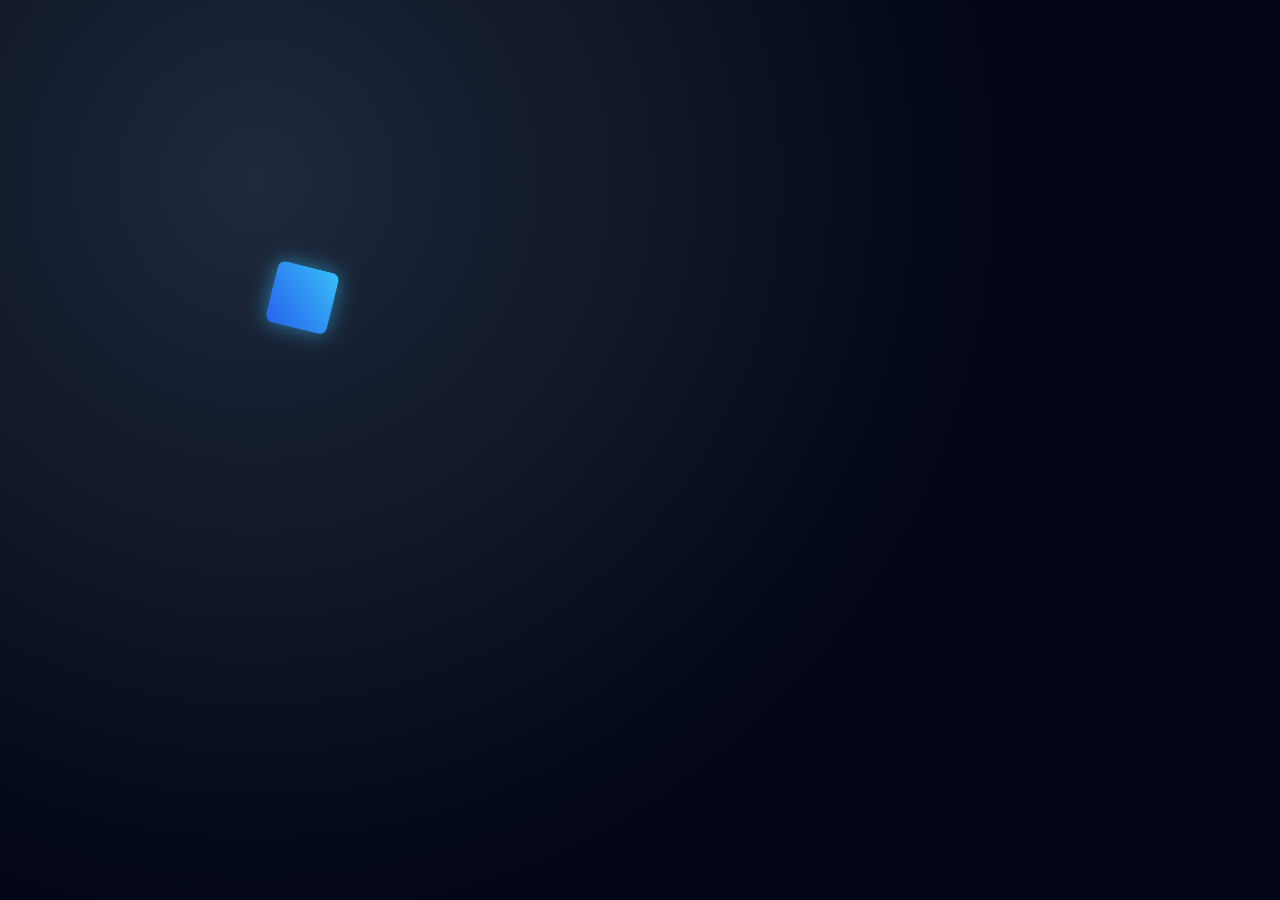
<file: index.html>
<!doctype html>
<html lang="en">
  <head>
    <meta charset="UTF-8" />
    <meta name="viewport" content="width=device-width, initial-scale=1.0" />
    <title>Bouncing Cube</title>
    <link rel="stylesheet" href="style.css" />
  </head>
  <body>
    <div id="cube" aria-hidden="true"></div>
    <script src="script.js"></script>
  </body>
</html>
</file>
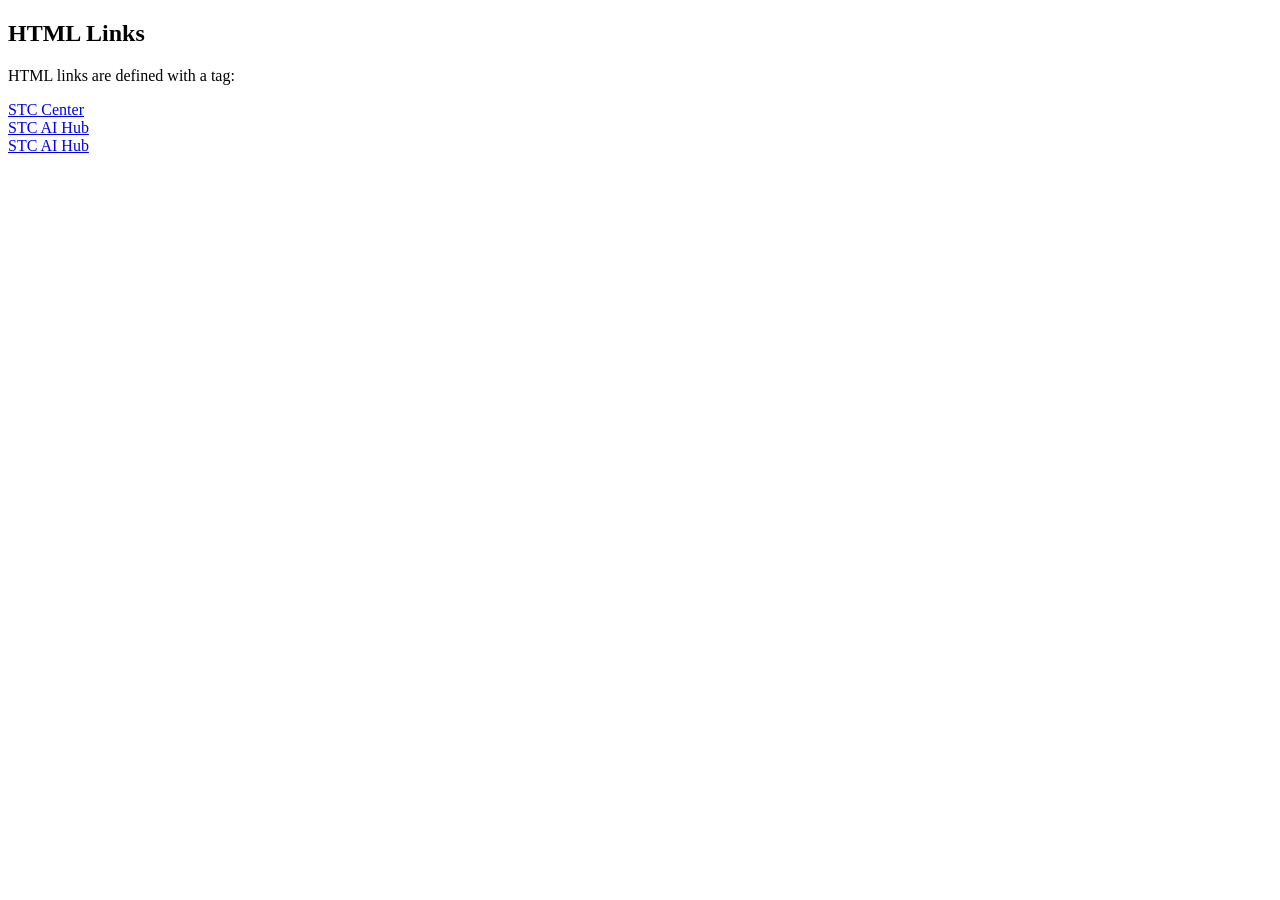
<file: HOS02/index.html>
<!DOCTYPE html>
<html>
    <head>
        <title>HTML Links</title>
    </head>
    <body>
        <h2>HTML Links</h2>
        <p>HTML links are defined with a tag:</p>
        <a href="https://c4cyi.cityu.edu/center/">STC Center</a>
        <br/>
        <a href="https://cityuseattle.github.io/STC-AI-Hub/">STC AI Hub</a>    
        <br/>
        <a href="https://www.example.com">STC AI Hub</a>
    </body>
</html>
</file>
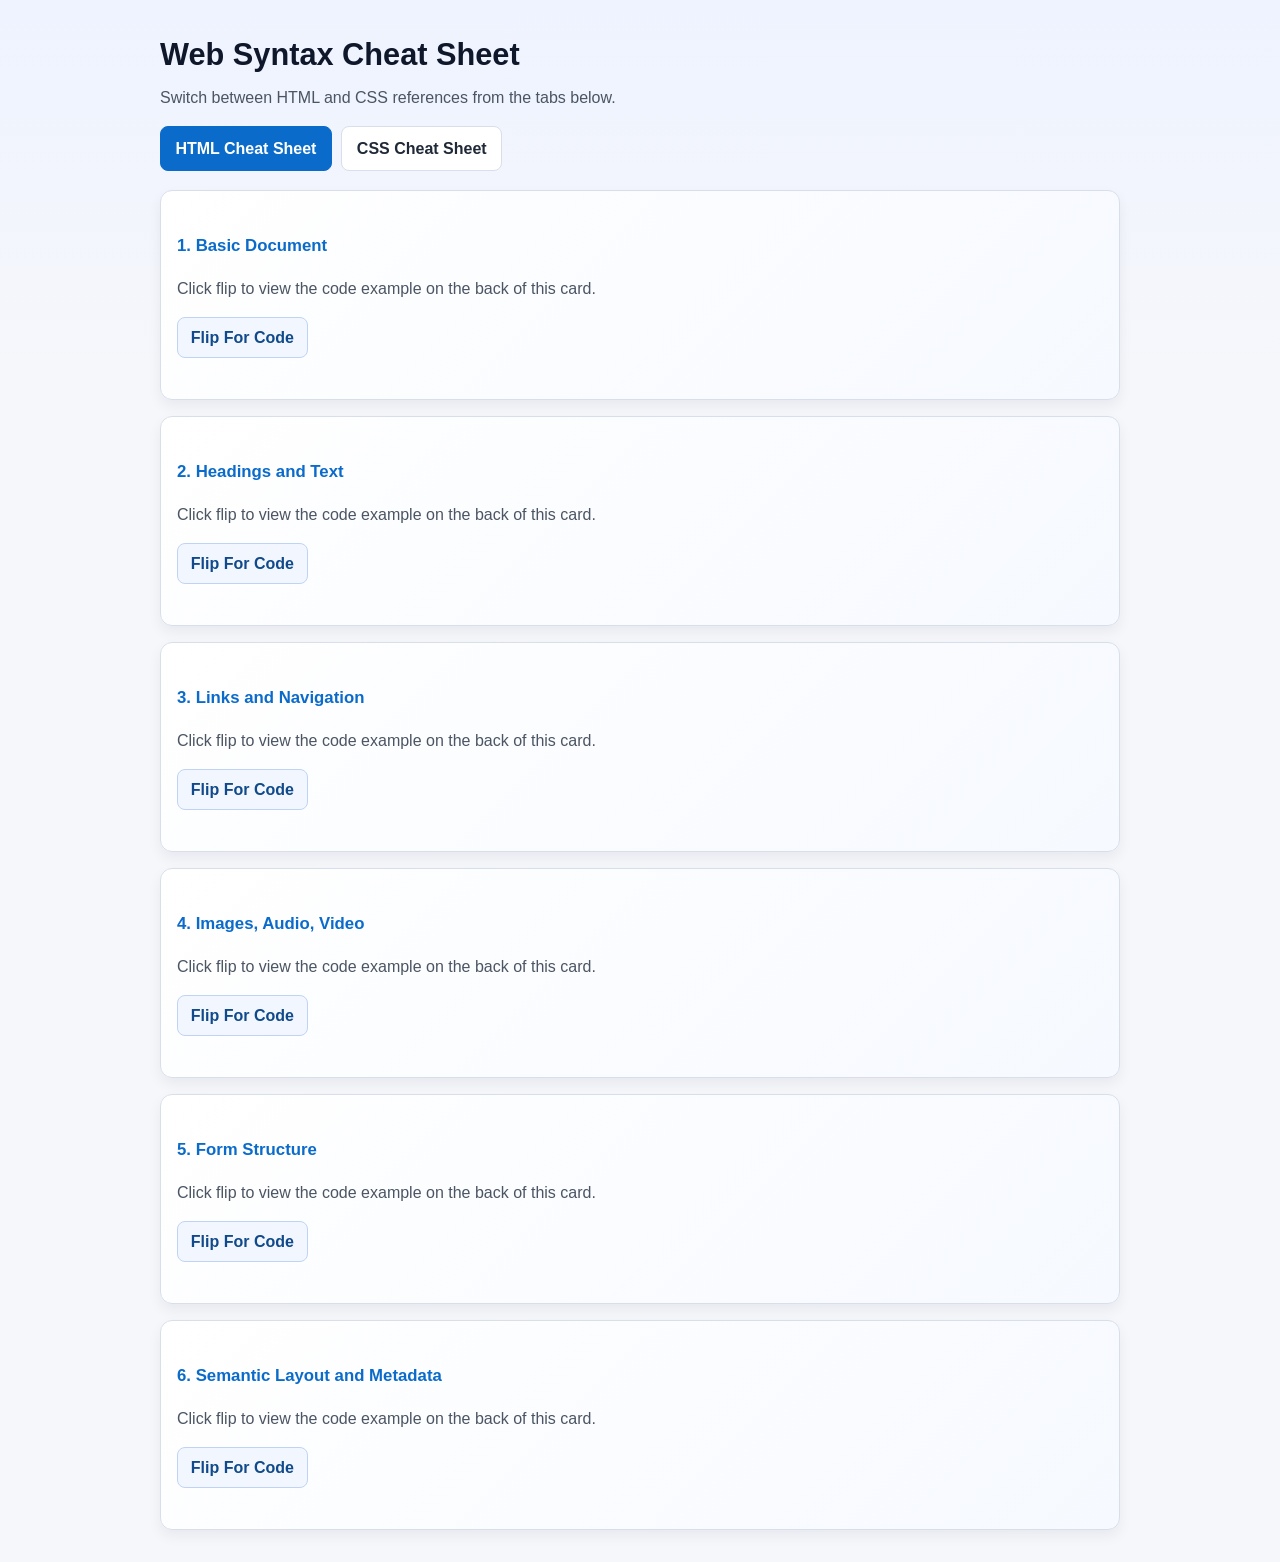
<file: syntaxsExample/index.html>
<!DOCTYPE html>
<html lang="en">
<head>
	<meta charset="UTF-8">
	<meta name="viewport" content="width=device-width, initial-scale=1.0">
	<meta name="description" content="HTML and CSS syntax cheat sheet with common patterns, properties, and examples.">
	<title>HTML + CSS Cheat Sheet</title>
	<link rel="stylesheet" href="style.css">
</head>
<body>
	<header>
		<h1>Web Syntax Cheat Sheet</h1>
		<p>Switch between HTML and CSS references from the tabs below.</p>
		<div class="tabs" role="tablist" aria-label="Cheat sheet tabs">
			<button class="tab-button is-active" role="tab" aria-selected="true" aria-controls="html-panel" id="html-tab" data-target="html-panel">HTML Cheat Sheet</button>
			<button class="tab-button" role="tab" aria-selected="false" aria-controls="css-panel" id="css-tab" data-target="css-panel">CSS Cheat Sheet</button>
		</div>
	</header>

	<main>
		<div class="tab-panel" id="html-panel" role="tabpanel" aria-labelledby="html-tab">
			<section>
				<h2>1. Basic Document</h2>
				<pre><code>&lt;!DOCTYPE html&gt;
&lt;html lang="en"&gt;
	&lt;head&gt;
		&lt;meta charset="UTF-8"&gt;
		&lt;meta name="viewport" content="width=device-width, initial-scale=1.0"&gt;
		&lt;title&gt;Page Title&lt;/title&gt;
	&lt;/head&gt;
	&lt;body&gt;
		Content goes here.
	&lt;/body&gt;
&lt;/html&gt;</code></pre>
			</section>

			<section>
				<h2>2. Headings and Text</h2>
				<pre><code>&lt;h1&gt;Heading 1&lt;/h1&gt;
&lt;h2&gt;Heading 2&lt;/h2&gt;
&lt;h3&gt;Heading 3&lt;/h3&gt;

&lt;p&gt;Paragraph text.&lt;/p&gt;
&lt;strong&gt;Important text&lt;/strong&gt;
&lt;em&gt;Emphasized text&lt;/em&gt;
&lt;mark&gt;Highlighted text&lt;/mark&gt;
&lt;small&gt;Small print&lt;/small&gt;
&lt;br&gt;  &lt;!-- line break --&gt;
&lt;hr&gt;  &lt;!-- thematic break --&gt;</code></pre>
			</section>

			<section>
				<h2>3. Links and Navigation</h2>
				<pre><code>&lt;a href="https://example.com" target="_blank" rel="noopener"&gt;Visit Site&lt;/a&gt;
&lt;a href="#section-id"&gt;Jump to section&lt;/a&gt;
&lt;nav&gt;
	&lt;a href="/"&gt;Home&lt;/a&gt;
	&lt;a href="/about"&gt;About&lt;/a&gt;
&lt;/nav&gt;</code></pre>
			</section>

			<section>
				<h2>4. Images, Audio, Video</h2>
				<pre><code>&lt;img src="image.jpg" alt="Description" width="300" height="200"&gt;

&lt;audio controls&gt;
	&lt;source src="audio.mp3" type="audio/mpeg"&gt;
	Your browser does not support audio.
&lt;/audio&gt;

&lt;video controls width="400"&gt;
	&lt;source src="video.mp4" type="video/mp4"&gt;
	Your browser does not support video.
&lt;/video&gt;</code></pre>
			</section>

			<section>
				<h2>5. Form Structure</h2>
				<pre><code>&lt;form action="/submit" method="post" autocomplete="on"&gt;
	&lt;label for="name"&gt;Name&lt;/label&gt;
	&lt;input id="name" name="name" type="text" required&gt;

	&lt;label for="email"&gt;Email&lt;/label&gt;
	&lt;input id="email" name="email" type="email" required&gt;

	&lt;label for="role"&gt;Role&lt;/label&gt;
	&lt;select id="role" name="role"&gt;
		&lt;option value="dev"&gt;Developer&lt;/option&gt;
		&lt;option value="designer"&gt;Designer&lt;/option&gt;
	&lt;/select&gt;

	&lt;button type="submit"&gt;Submit&lt;/button&gt;
&lt;/form&gt;</code></pre>
			</section>

			<section>
				<h2>6. Semantic Layout and Metadata</h2>
				<pre><code>&lt;header&gt;Top content&lt;/header&gt;
&lt;main&gt;Main content&lt;/main&gt;
&lt;section&gt;Themed section&lt;/section&gt;
&lt;article&gt;Standalone block&lt;/article&gt;
&lt;aside&gt;Side content&lt;/aside&gt;
&lt;footer&gt;Bottom content&lt;/footer&gt;

&lt;meta name="description" content="Page summary"&gt;
&lt;link rel="stylesheet" href="style.css"&gt;
&lt;script src="app.js" defer&gt;&lt;/script&gt;</code></pre>
			</section>
		</div>

		<div class="tab-panel is-hidden" id="css-panel" role="tabpanel" aria-labelledby="css-tab">
			<section>
				<h2>1. Basic Rule Syntax</h2>
				<pre><code>selector {
	property: value;
	property-two: value;
}</code></pre>
			</section>

			<section>
				<h2>2. Selectors</h2>
				<pre><code>* { box-sizing: border-box; }
body { margin: 0; }
.card { padding: 1rem; }
#main-title { color: #0f172a; }
nav a { text-decoration: none; }
ul &gt; li { list-style: none; }
h2 + p { margin-top: 0; }
.item:hover { background: #eef2ff; }
input:focus { outline: 2px solid #0b6bcb; }
p::first-letter { font-size: 1.4rem; }</code></pre>
			</section>

			<section>
				<h2>3. Colors and Backgrounds</h2>
				<pre><code>:root {
	--brand: #0b6bcb;
	--text: #1f2937;
}

.badge {
	color: rgb(255, 255, 255);
	background: var(--brand);
	border: 1px solid hsl(215, 70%, 35%);
}

body {
	background: linear-gradient(180deg, #eef3ff, #f6f7fb);
}</code></pre>
			</section>

			<section>
				<h2>4. Typography</h2>
				<pre><code>body {
	font-family: "Segoe UI", Tahoma, sans-serif;
	font-size: 16px;
	font-weight: 400;
	line-height: 1.5;
	letter-spacing: 0.02em;
	text-align: left;
	text-transform: none;
	text-decoration: none;
}</code></pre>
			</section>

			<section>
				<h2>5. Box Model</h2>
				<pre><code>.box {
	width: 320px;
	height: 180px;
	margin: 1rem;
	padding: 1rem;
	border: 2px solid #d8deea;
	border-radius: 12px;
	box-sizing: border-box;
}</code></pre>
			</section>

			<section>
				<h2>6. Display and Positioning</h2>
				<pre><code>.inline { display: inline; }
.block { display: block; }
.none { display: none; }

.relative-parent { position: relative; }
.absolute-child {
	position: absolute;
	top: 10px;
	right: 10px;
}

.sticky-nav {
	position: sticky;
	top: 0;
}</code></pre>
			</section>

			<section>
				<h2>7. Flexbox</h2>
				<pre><code>.row {
	display: flex;
	flex-direction: row;
	justify-content: space-between;
	align-items: center;
	gap: 1rem;
	flex-wrap: wrap;
}

.item {
	flex: 1 1 200px;
}</code></pre>
			</section>

			<section>
				<h2>8. Grid</h2>
				<pre><code>.grid {
	display: grid;
	grid-template-columns: repeat(3, minmax(180px, 1fr));
	grid-auto-rows: minmax(120px, auto);
	gap: 1rem;
}

.feature {
	grid-column: 1 / 3;
}</code></pre>
			</section>

			<section>
				<h2>9. Transitions and Animation</h2>
				<pre><code>.button {
	transition: transform 180ms ease, background-color 180ms ease;
}

.button:hover {
	transform: translateY(-2px);
}

@keyframes fade-up {
	from { opacity: 0; transform: translateY(10px); }
	to { opacity: 1; transform: translateY(0); }
}

.panel {
	animation: fade-up 300ms ease;
}</code></pre>
			</section>

			<section>
				<h2>10. Responsive Design</h2>
				<pre><code>.container {
	width: min(960px, 100% - 2rem);
	margin-inline: auto;
}

@media (max-width: 700px) {
	.tabs {
		flex-direction: column;
	}

	.grid {
		grid-template-columns: 1fr;
	}
}</code></pre>
			</section>

			<section>
				<h2>11. Common Shorthand</h2>
				<pre><code>.card {
	margin: 1rem 0;
	padding: 1rem 1.25rem;
	border: 1px solid #d8deea;
	background: #fff;
	font: 500 1rem/1.4 "Segoe UI", sans-serif;
	transition: all 200ms ease;
}</code></pre>
			</section>

			<section>
				<h2>12. Useful Units</h2>
				<pre><code>.units {
	width: 60%;     /* percentage */
	max-width: 68rem;
	padding: 1.5rem;
	font-size: 1rem;
	border-width: 2px;
	transform: translateX(10px);
	height: 40vh;
}</code></pre>
			</section>

			<section>
				<h2>13. Flip Card Demo</h2>
				<pre><code>.flip-card {
	perspective: 1000px;
	width: 220px;
	height: 140px;
}

.flip-card-inner {
	position: relative;
	width: 100%;
	height: 100%;
	transform-style: preserve-3d;
	transition: transform 500ms ease;
}

.flip-card.is-flipped .flip-card-inner {
	transform: rotateY(180deg);
}

.flip-card-face {
	position: absolute;
	inset: 0;
	backface-visibility: hidden;
	border-radius: 12px;
	display: grid;
	place-items: center;
}

.flip-card-back {
	transform: rotateY(180deg);
}</code></pre>
			</section>
		</div>
	</main>

	<script src="scritp.js"></script>
</body>
</html>
</file>
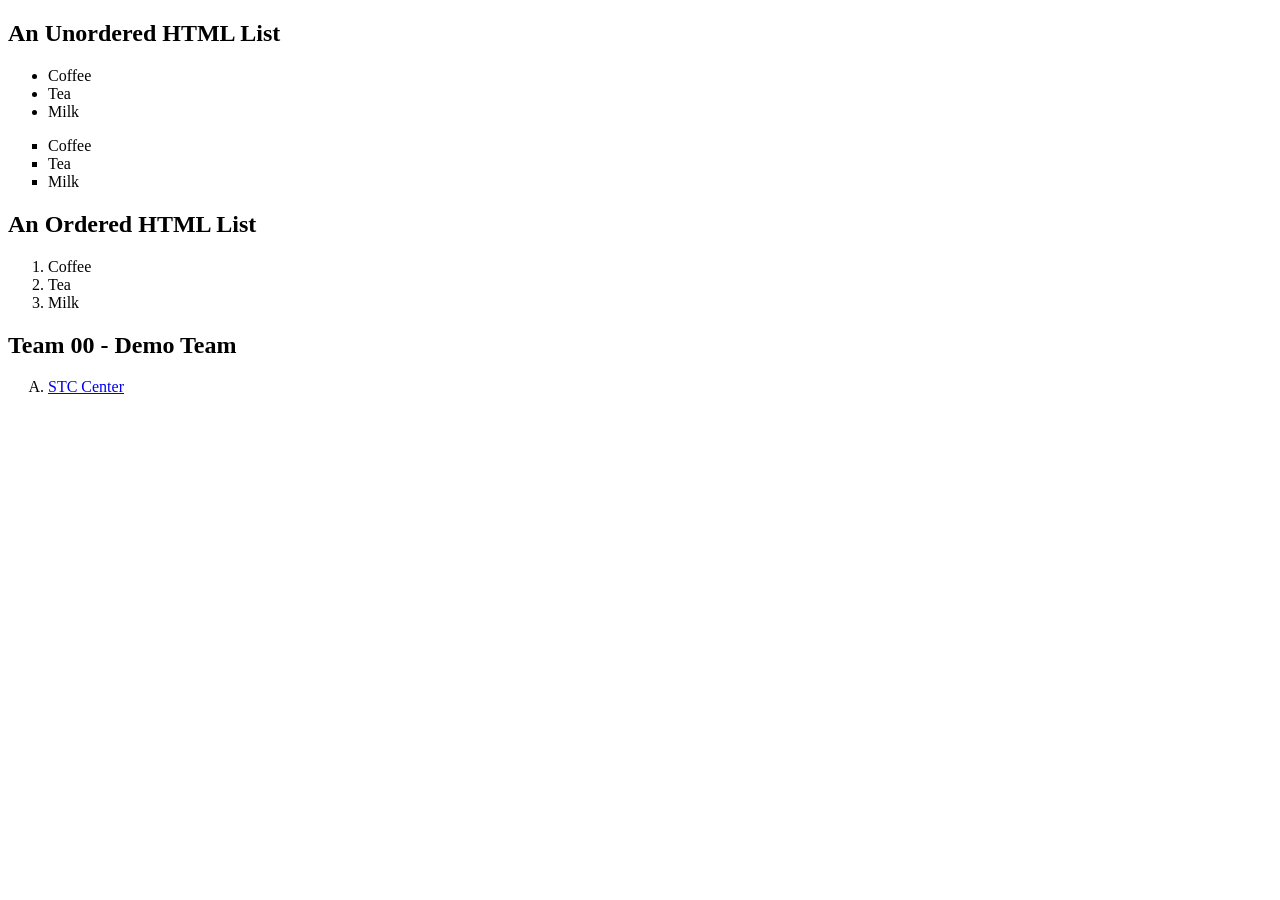
<file: HOS02/index02.html>
<!DOCTYPE html>
<head>
    <title>HTML Links</title>
</head>
<body>
    <h2>An Unordered HTML List</h2>
    <ul>
        <li>Coffee</li>
        <li>Tea</li>
        <li>Milk</li>   
    </ul>
    <ul style="list-style: square;">
        <li>Coffee</li>
        <li>Tea</li>
        <li>Milk</li>
    </ul>
    <h2>An Ordered HTML List</h2>
    <ol>
        <li>Coffee</li>
        <li>Tea</li>
        <li>Milk</li>
    </ol>
    <h2>Team 00 - Demo Team</h2>
    <ol type="A">
        <li><a href="https://c4cyi.cityu.edu/center/" target="_blank">
            STC Center
        </a></li>
    </ol>
</body>
</file>
<file: style.css>
* {
  box-sizing: border-box;
}

html,
body {
  width: 100%;
  height: 100%;
  margin: 0;
  overflow: hidden;
}

body {
  background: radial-gradient(circle at 20% 20%, #1e293b, #020617 60%);
}

#cube {
  position: fixed;
  top: 0;
  left: 0;
  width: 90px;
  height: 90px;
  border-radius: 10px;
  background: linear-gradient(135deg, #38bdf8, #2563eb);
  box-shadow: 0 0 30px rgba(56, 189, 248, 0.6);
  will-change: transform;
  transform-origin: top left;
}
</file>
<file: syntaxsExample/style.css>
:root {
	--bg: #f6f7fb;
	--surface: #ffffff;
	--text: #1f2937;
	--muted: #4b5563;
	--border: #d8deea;
	--accent: #0b6bcb;
}

* {
	box-sizing: border-box;
}

body {
	margin: 0;
	padding: 0 1rem 2rem;
	font-family: "Segoe UI", Tahoma, Geneva, Verdana, sans-serif;
	background: linear-gradient(180deg, #eef3ff 0%, var(--bg) 24%);
	color: var(--text);
	line-height: 1.5;
}

header {
	max-width: 960px;
	margin: 0 auto;
	padding: 2rem 0 1rem;
}

h1 {
	margin: 0;
	color: #0f172a;
	font-size: clamp(1.6rem, 2.4vw, 2.3rem);
}

header p {
	margin-top: 0.5rem;
	color: var(--muted);
}

.tabs {
	display: flex;
	gap: 0.6rem;
	margin-top: 1rem;
	flex-wrap: wrap;
}

.tab-button {
	border: 1px solid var(--border);
	background: #ffffff;
	color: var(--text);
	padding: 0.6rem 0.9rem;
	border-radius: 8px;
	font: inherit;
	font-weight: 600;
	cursor: pointer;
	transition: all 150ms ease;
}

.tab-button:hover {
	background: #f2f7ff;
	border-color: #bfd4f5;
}

.tab-button.is-active {
	background: #0b6bcb;
	color: #ffffff;
	border-color: #0b6bcb;
}

main {
	max-width: 960px;
	margin: 0 auto;
	margin-top: 0.2rem;
}

.tab-panel {
	display: grid;
	gap: 1rem;
}

.is-hidden {
	display: none;
}

section {
	background: var(--surface);
	border: 1px solid var(--border);
	border-radius: 12px;
	padding: 1rem;
	box-shadow: 0 6px 14px rgba(15, 23, 42, 0.06);
}

.flip-card-wrapper {
	perspective: 1400px;
}

.flip-card-wrapper .flip-card {
	position: relative;
	width: 100%;
	min-height: 210px;
	transform-style: preserve-3d;
	transition: transform 520ms ease;
}

.flip-card-wrapper .flip-card.is-flipped {
	transform: rotateY(180deg);
}

.flip-card-wrapper .flip-face {
	background: var(--surface);
	border: 1px solid var(--border);
	border-radius: 12px;
	padding: 1rem;
	box-shadow: 0 6px 14px rgba(15, 23, 42, 0.06);
	backface-visibility: hidden;
}

.flip-card-wrapper .flip-front {
	position: relative;
	display: grid;
	gap: 0.6rem;
	min-height: 210px;
	align-content: center;
	justify-items: start;
	background: linear-gradient(135deg, #ffffff, #f6f9ff);
}

.flip-card-wrapper .flip-front p {
	margin: 0;
	color: var(--muted);
}

.flip-card-wrapper .flip-back {
	position: absolute;
	inset: 0;
	transform: rotateY(180deg);
	display: grid;
	align-content: start;
	gap: 0.8rem;
	overflow: hidden;
}

.flip-card-wrapper .flip-back pre {
	max-height: 56vh;
	overflow: auto;
}

.flip-controls {
	display: flex;
	gap: 0.5rem;
	margin-top: 0.4rem;
}

.flip-toggle {
	border: 1px solid #bfd4f5;
	background: #f2f7ff;
	color: #114a8a;
	padding: 0.45rem 0.8rem;
	border-radius: 8px;
	font: inherit;
	font-weight: 600;
	cursor: pointer;
}

.flip-toggle:hover {
	background: #e4efff;
}

h2 {
	margin-top: 0;
	margin-bottom: 0.6rem;
	font-size: 1.05rem;
	color: var(--accent);
}

pre {
	margin: 0;
	padding: 0.9rem;
	background: #0f172a;
	color: #e5e7eb;
	border-radius: 8px;
	overflow-x: auto;
}

code {
	font-family: "Cascadia Code", Consolas, Monaco, monospace;
	font-size: 0.9rem;
}

@media (max-width: 680px) {
	body {
		padding-inline: 0.75rem;
	}

	.tab-button {
		width: 100%;
		text-align: left;
	}

	.flip-card-wrapper .flip-front,
	.flip-card-wrapper .flip-back {
		min-height: 190px;
	}
}
</file>
